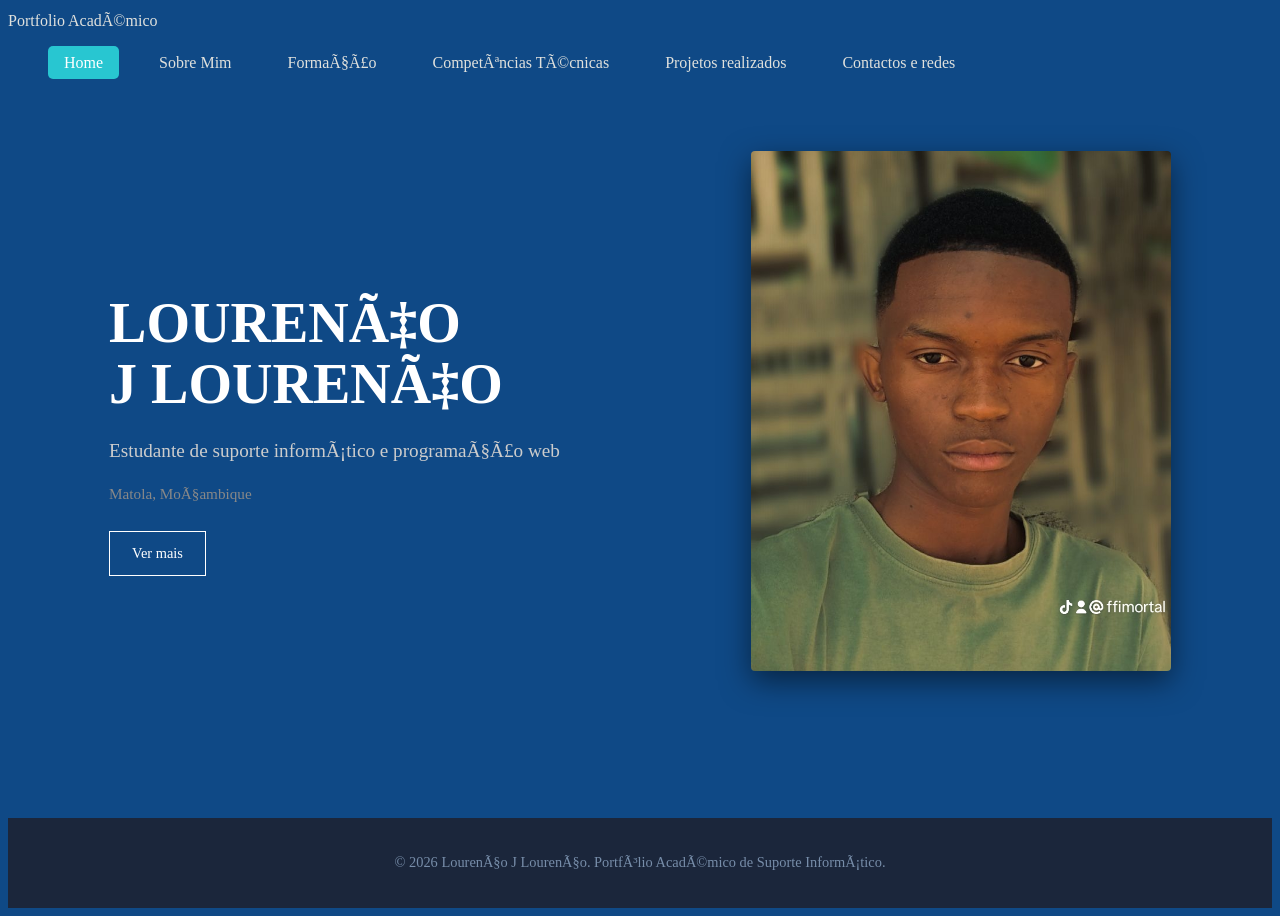
<file: index.html>
<!DOCTYPE html>
<html lang=”pt”>
<head>
    <meta charset=”UTF-8”>
    <meta name="viewport" content="width=device-width, initial-scale=1.0">
    <title>Início | Lourenço J Lourenço</title>
    <link rel="stylesheet" href="style.css">
</head>
<body>

    <!—MENU DE NAVEGAÇÃO 
    <header class=”header”>
        <div class=”logo”><span>Portfolio </span>Académico </div>
        <nav class="nav-menu">
            <ul>
                <li><a href="index.html"class="active">Home</a></li>
                <li><a href="sobremim.html.html">Sobre Mim</a></li>
                <li><a href="formacao.html">Formação</a></li>
                <li><a href="competencias.html">Competências Técnicas</a></li>
                <li><a href="projetos.html">Projetos realizados</a></li>
                <li><a href="contacto.html">Contactos e redes</a></li>
            </ul>
        </nav>
    </header>
    <main class="main-container">
    <section class="hero-section">
      <!-- Lado Esquerdo: Textos e Botão -->
      <div class="hero-text">
        <h1 class="hero-name">LOURENÇO<br>J LOURENÇO</h1>
        <p class="hero-subtitle">Estudante de suporte informático e programação web</p>
        <p class="hero-location">Matola, Moçambique</p>
        <a href="sobremim.html.html" class="btn-ver-mais">Ver mais</a>
      </div>

      <!-- Lado Direito: Foto Retangular -->
      <div class="hero-photo-container">
        <img src="ft.jpeg" alt="Foto do Lourenço J Lourenço" class="hero-photo">
      </div>
    </section>
  </main>

    <footer class="footer">
        <p>&copy; 2026 Lourenço J Lourenço. Portfólio Académico de Suporte Informático.</p>
    </footer>

</body>
</html>
</file>
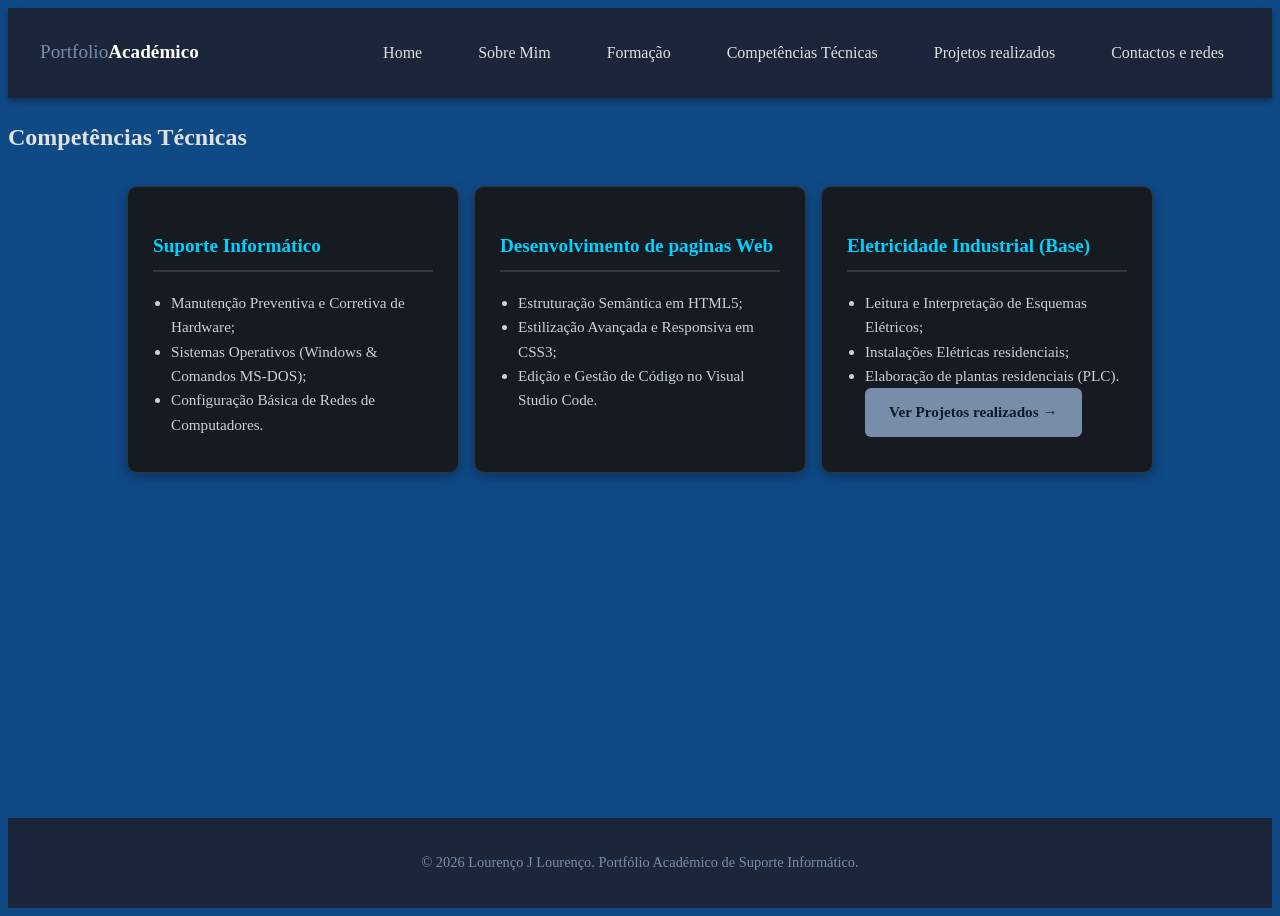
<file: competencias.html>
<!DOCTYPE html>
<html lang="PT">
<head>
    <meta charset="UTF-8">
    <meta name="viewport" content="width=device-width, initial-scale=1.0">
    <title>Competências | Lourenço J Lourenço</title>
    <link rel="stylesheet" href="style.css">
</head>
<body>

    <header class="header">
        <div class="logo"><span>Portfolio</span>Académico</div>
        <nav class="nav-menu">
            <ul>
                <li><a href="index.html">Home</a></li>
                <li><a href="sobremim.html.html">Sobre Mim</a></li>
                 <li><a href="formacao.html">Formação</a></li>
                <li><a href="competencias.html"class=”active”>Competências Técnicas</a></li>
                <li><a href="projetos.html">Projetos realizados</a></li>
                <li><a href="contacto.html">Contactos e redes</a></li>
            </ul>
        </nav>
    </header>

    <main class="main-container">
        <section class="cards-container">
            <h1 class="page-title">Competências Técnicas</h1>
            
            <div class="grid-skills">
                <div class="skill-card">
                    <h3>Suporte Informático</h3>
                    <ul>
                        <li>Manutenção Preventiva e Corretiva de Hardware;</li>
                        <li>Sistemas Operativos (Windows & Comandos MS-DOS);</li>
                        <li>Configuração Básica de Redes de Computadores.</li>
                    </ul>
                </div>
                
                <div class="skill-card">
                    <h3>Desenvolvimento de paginas Web</h3>
                    <ul>
                        <li>Estruturação Semântica em HTML5;</li>
                        <li>Estilização Avançada e Responsiva em CSS3;</li>
                        <li>Edição e Gestão de Código no Visual Studio Code.</li>
                   
                    </ul>
                </div>
                
                <div class="skill-card">
                    <h3>Eletricidade Industrial (Base)</h3>
                    <ul>
                        <li>Leitura e Interpretação de Esquemas Elétricos;</li>
                        <li>Instalações Elétricas residenciais; </li>
                        <li>Elaboração de plantas residenciais (PLC).</li>
                        <a href="projetos.html" class="btn btn-primary">Ver Projetos realizados &rarr;</a>
                    
                    </ul>
                    </div>
            </div>
        </section>
    </main>

    <footer class="footer">
        <p>&copy; 2026 Lourenço J Lourenço. Portfólio Académico de Suporte Informático.</p>
    </footer>

</body>
</html>
</file>
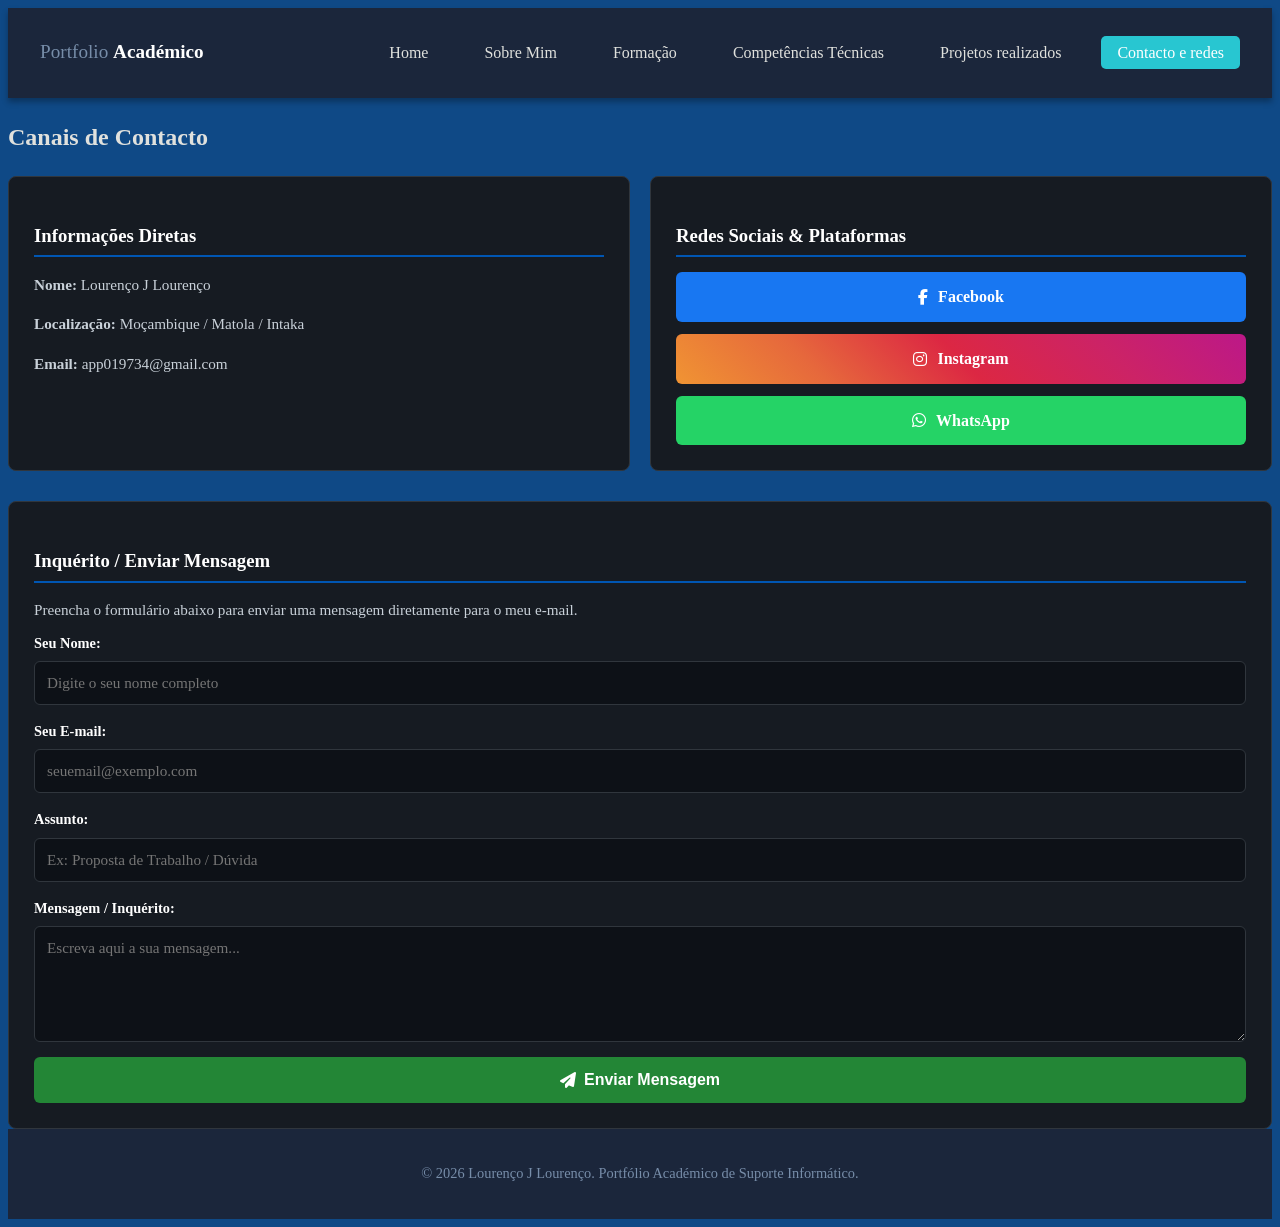
<file: contacto.html>
<!DOCTYPE html>
<html lang="pt">
<head>
    <meta charset="UTF-8">
    <meta name="viewport" content="width=device-width, initial-scale=1.0">
    <title>Contacto | Lourenço J Lourenço</title>
    <link rel="stylesheet" href="style.css">
    <link rel="stylesheet" href="https://cdnjs.cloudflare.com/ajax/libs/font-awesome/6.4.0/css/all.min.css">
</head>
<body>

    <header class="header">
        <div class="logo"><span>Portfolio </span>Académico</div>
        <nav class="nav-menu">
            <ul>
                <li><a href="index.html">Home</a></li>
                <li><a href="sobremim.html.html">Sobre Mim</a></li>
                <li><a href="formacao.html">Formação</li></a>
                <li><a href="competencias.html">Competências Técnicas</a></li>
                <li><a href="projetos.html">Projetos realizados</a></li>
                <li><a href="contacto.html" class="active">Contacto e redes</a></li>
            </ul>
        </nav>
    </header>

    <main class="main-container">
  <section class="section">
    <h1 class="page-title">Canais de Contacto</h1>

    <div class="contact-wrapper">
      
      <!-- CARTÃO 1: INFORMAÇÕES DIRETAS -->
      <div class="contact-card">
        <h3>Informações Diretas</h3>
        <p><strong>Nome:</strong> Lourenço J Lourenço</p>
        <p><strong>Localização:</strong> Moçambique / Matola / Intaka</p>
        <p><strong>Email:</strong> app019734@gmail.com</p>
      </div>

      <!-- CARTÃO 2: REDES SOCIAIS -->
      <div class="contact-card">
        <h3>Redes Sociais & Plataformas</h3>
        <div class="social-buttons">
          <a href="https://www.facebook.com/profile.php?id=61557386213361" target="_blank" class="btn-social btn-facebook">
            <i class="fa-brands fa-facebook-f"></i> Facebook
          </a>
          
          <a href="https://www.instagram.com/peleves3?stkn=cHFyMDdxbZBnbR1" target="_blank" class="btn-social btn-instagram">
            <i class="fa-brands fa-instagram"></i> Instagram
          </a>
          
          <a href="https://wa.me/258857127297" target="_blank" class="btn-social btn-whatsapp">
            <i class="fa-brands fa-whatsapp"></i> WhatsApp
          </a>
        </div>
      </div>

    </div>

    <!-- INQUÉRITO / FORMULÁRIO DE CONTACTO PARA O E-MAIL -->
    <div class="contact-card form-card">
      <h3>Inquérito / Enviar Mensagem</h3>
      <p class="form-description">Preencha o formulário abaixo para enviar uma mensagem diretamente para o meu e-mail.</p>
      
      <!-- Usamos o serviço gratuito FormSubmit para processar e enviar para o seu e-mail -->
      <form action="https://formsubmit.co/app019734@gmail.com" method="POST" class="contact-form">
        
        <!-- Campo Nome -->
        <div class="form-group">
          <label for="nome">Seu Nome:</label>
          <input type="text" id="nome" name="nome" placeholder="Digite o seu nome completo" required>
        </div>

        <!-- Campo E-mail do remetente -->
        <div class="form-group">
          <label for="email">Seu E-mail:</label>
          <input type="email" id="email" name="email" placeholder="seuemail@exemplo.com" required>
        </div>

        <!-- Campo Assunto -->
        <div class="form-group">
          <label for="assunto">Assunto:</label>
          <input type="text" id="assunto" name="assunto" placeholder="Ex: Proposta de Trabalho / Dúvida" required>
        </div>

        <!-- Campo Mensagem -->
        <div class="form-group">
          <label for="mensagem">Mensagem / Inquérito:</label>
          <textarea id="mensagem" name="mensagem" rows="5" placeholder="Escreva aqui a sua mensagem..." required></textarea>
        </div>

        <!-- Configuração para evitar Spam e redirecionar -->
        <input type="hidden" name="_captcha" value="false">
        <input type="hidden" name="_template" value="table">

        <!-- Botão de Envio -->
        <button type="submit" class="btn-submit">
          <i class="fa-solid fa-paper-plane"></i> Enviar Mensagem
        </button>
      </form>
    </div>

  </section>
</main>
    <footer class="footer">
        <p>&copy; 2026 Lourenço J Lourenço. Portfólio Académico de Suporte Informático.</p>
    </footer>

</body>
</html>
</file>
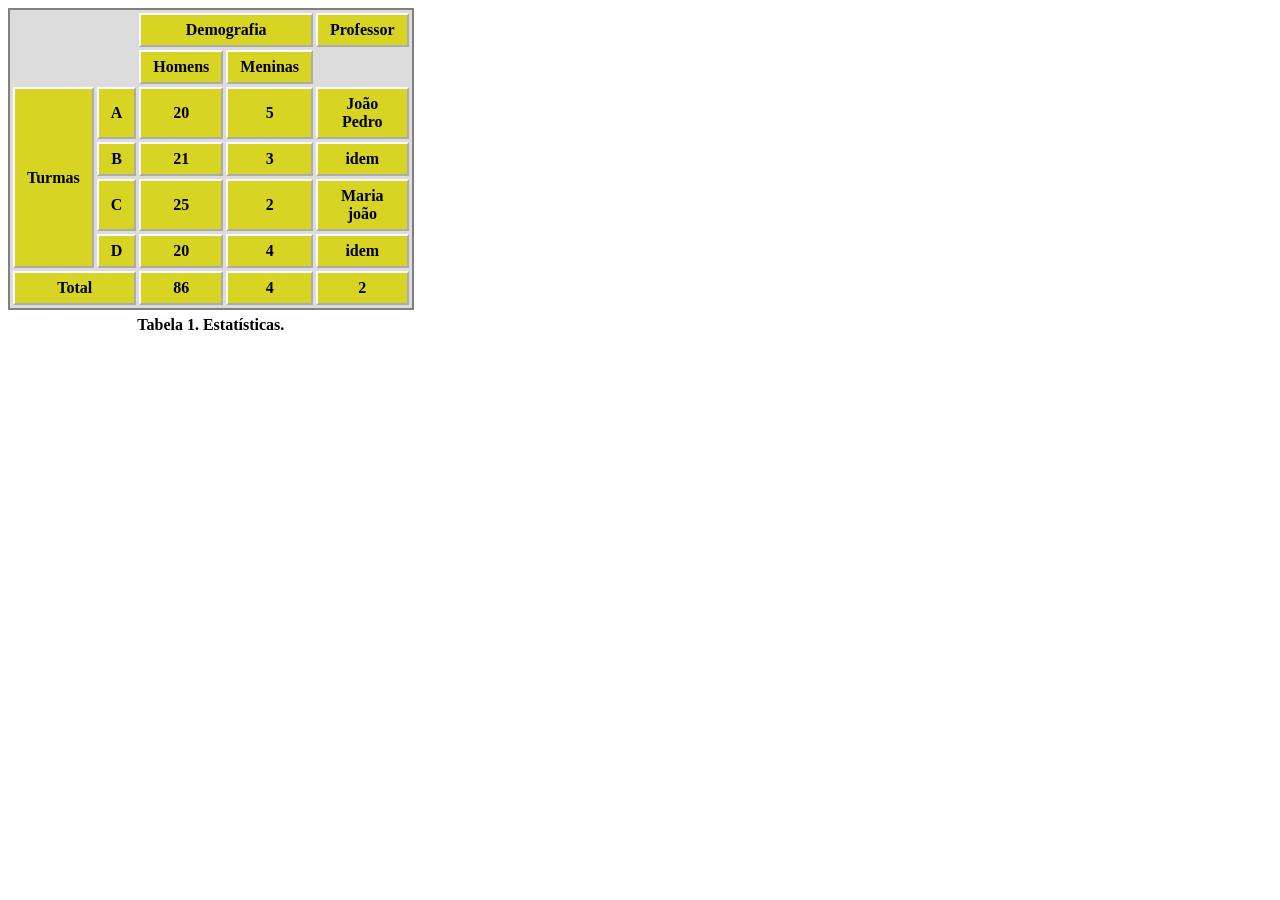
<file: Ex 7.html>
<!DOCTYPE html>
<html lang="pt">
<head>
    <meta charset="UTF-8">
    <title>Exercício nº 8 - Netscape</title>
    <style>
        table {
            border-collapse: separate;
            border-spacing: 3px;
            background-color: #dcdcdc; /* Fundo cinza das bordas */
            border: 2px solid #808080;
            font-family: "Times New Roman", serif;
            font-weight: bold;
            text-align: center;
        }

        td, th {
            background-color: #d8d424; /* Amarelo da tabela */
            border: 2px outset #ffffff;
            padding: 6px 12px;
            color: #000000;
        }

        caption {
            caption-side: bottom;
            margin-top: 6px;
            font-family: "Times New Roman", serif;
            color: #000000;
        }
    </style>
</head>
<body>

    <table>
        <!-- 1. Linha do Topo: Demografia e Professor -->
        <tr>
            <td colspan="2" style="background-color: transparent; border: none;"></td>
            <th colspan="2">Demografia</th>
            <th>Professor</th>
        </tr>

        <!-- 2. Linha dos Cabeçalhos: Homens e Meninas -->
        <tr>
            <td colspan="2" style="background-color: transparent; border: none;"></td>
            <th>Homens</th>
            <th>Meninas</th>
            <td rowspan="1" style="display:none;"></td> <!-- Ajuste de estrutura -->
        </tr>

        <!-- 3. Turma A -->
        <tr>
            <td rowspan="4">Turmas</td>
            <td>A</td>
            <td>20</td>
            <td>5</td>
            <td>João<br>Pedro</td>
        </tr>

        <!-- 4. Turma B -->
        <tr>
            <td>B</td>
            <td>21</td>
            <td>3</td>
            <td>idem</td>
        </tr>

        <!-- 5. Turma C -->
        <tr>
            <td>C</td>
            <td>25</td>
            <td>2</td>
            <td>Maria<br>joão</td>
        </tr>

        <!-- 6. Turma D -->
        <tr>
            <td>D</td>
            <td>20</td>
            <td>4</td>
            <td>idem</td>
        </tr>

        <!-- 7. Linha do Total -->
        <tr>
            <td colspan="2">Total</td>
            <td>86</td>
            <td>4</td>
            <td>2</td>
        </tr>

        <caption>Tabela 1. Estatísticas.</caption>
    </table>

</body>
</html>
</file>
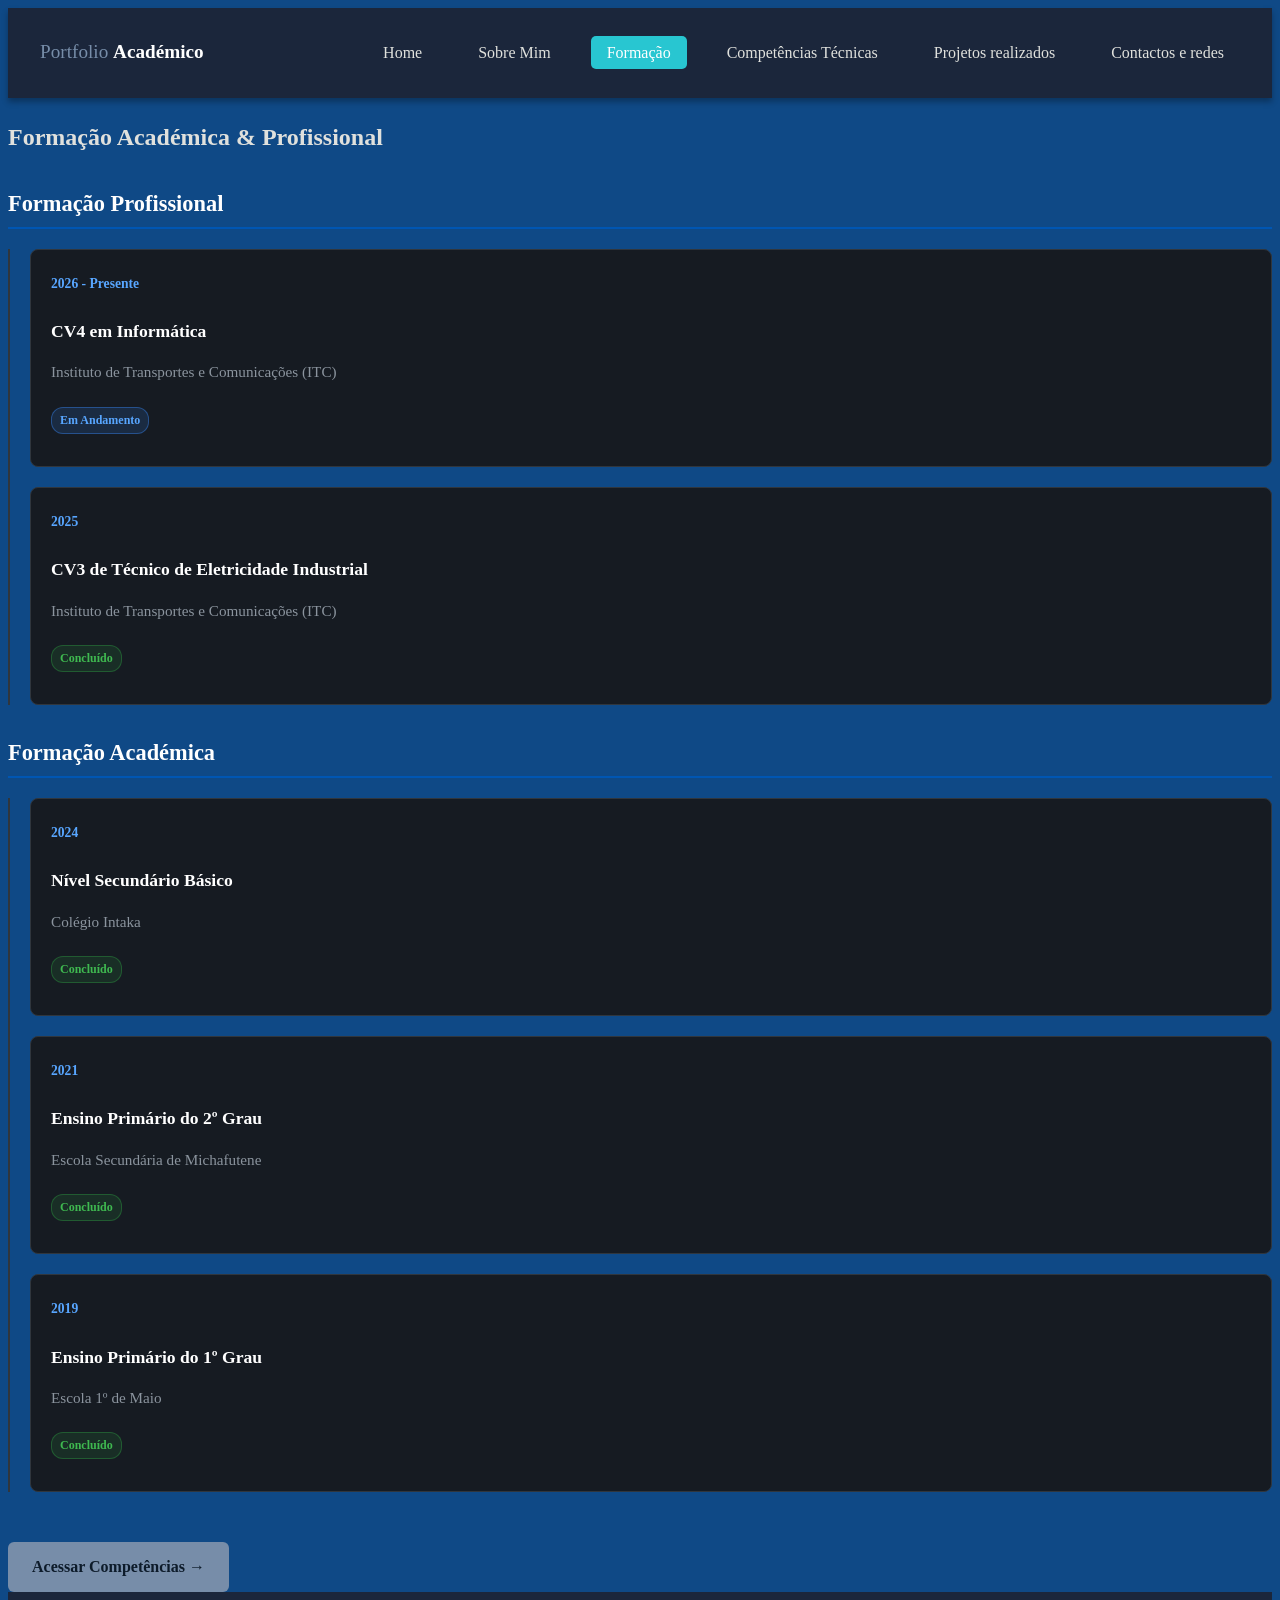
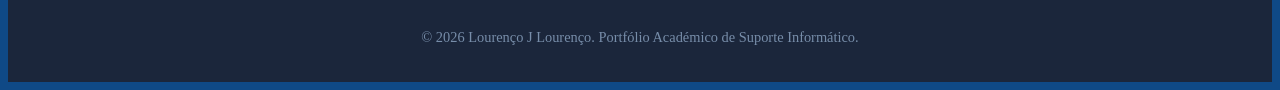
<file: formacao.html>
<!DOCTYPE html>
<html lang="pt">
<head>
    <meta charset="UTF-8">
    <meta name="viewport" content="width=device-width, initial-scale=1.0">
    <title>Início | Lourenço J Lourenço</title>
    <link rel="stylesheet" href="style.css">
</head>
<body>

    <!--MENU DE NAVEÇÃO--> 
    <header class="header">
        <div class="logo"><span>Portfolio </span>Académico</div>
        <nav class="nav-menu">
            <ul>
                <li><a href="Inicio.html">Home</a></li>
                <li><a href="index.html">Sobre Mim</a></li>
                <li><a href="formacao.html"class="active">Formação</a></li>
                <li><a href="competencias.html">Competências Técnicas</a></li>
                <li><a href="projetos.html">Projetos realizados</a></li>
                <li><a href="contacto.html">Contactos e redes</a></li>
            </ul>
        </nav>
    </header>
    <main class="main-container">
  <section class="section">
    <h1 class="page-title">Formação Académica & Profissional</h1>

    <!—SECÇÃO 1: FORMAÇÃO PROFISSIONAL 
    <div class="education-block">
      <h2 class="category-title"><I class="fa-solid fa-briefcase"></i> Formação Profissional</h2>
      
      <div class="timeline">
        <article class="timeline-item">
          <span class="timeline-year">2026 - Presente</span>
          <div class="timeline-content">
            <h3>CV4 em Informática</h3>
            <p class="institution">Instituto de Transportes e Comunicações (ITC)</p>
            <p class="status-badge">Em Andamento</p>
          </div>
        </article>

        <article class="timeline-item">
          <span class="timeline-year">2025</span>
          <div class="timeline-content">
            <h3>CV3 de Técnico de Eletricidade Industrial</h3>
            <p class="institution">Instituto de Transportes e Comunicações (ITC)</p>
            <p class="status-badge completed">Concluído</p>
          </div>
        </article>
      </div>
    </div>

    <!—SECÇÃO 2: FORMAÇÃO ACADÉMICA 
    <div class="education-block">
      <h2 class="category-title"><I class="fa-solid fa-graduation-cap"></i> Formação Académica</h2>
      
      <div class="timeline">
        <article class="timeline-item">
          <span class="timeline-year">2024</span>
          <div class="timeline-content">
            <h3>Nível Secundário Básico</h3>
            <p class="institution">Colégio Intaka</p>
            <p class="status-badge completed">Concluído</p>
          </div>
        </article>

        <article class="timeline-item">
          <span class="timeline-year">2021</span>
          <div class="timeline-content">
            <h3>Ensino Primário do 2º Grau</h3>
            <p class="institution">Escola Secundária de Michafutene</p>
            <p class="status-badge completed">Concluído</p>
          </div>
        </article>

        <article class="timeline-item">
          <span class="timeline-year">2019</span>
          <div class="timeline-content">
            <h3>Ensino Primário do 1º Grau</h3>
            <p class="institution">Escola 1º de Maio</p>
            <p class="status-badge completed">Concluído</p>
          </div>
        </article>
      </div>
    </div>

  </section>
</main>

 <a href="competencias.html" class="btn btn-primary" style="margin-top: 50px;">Acessar Competências  &rarr;</a>
  <footer class="footer">
        <p>&copy; 2026 Lourenço J Lourenço. Portfólio Académico de Suporte Informático.</p>
    </footer>

</body>
</html>
</file>
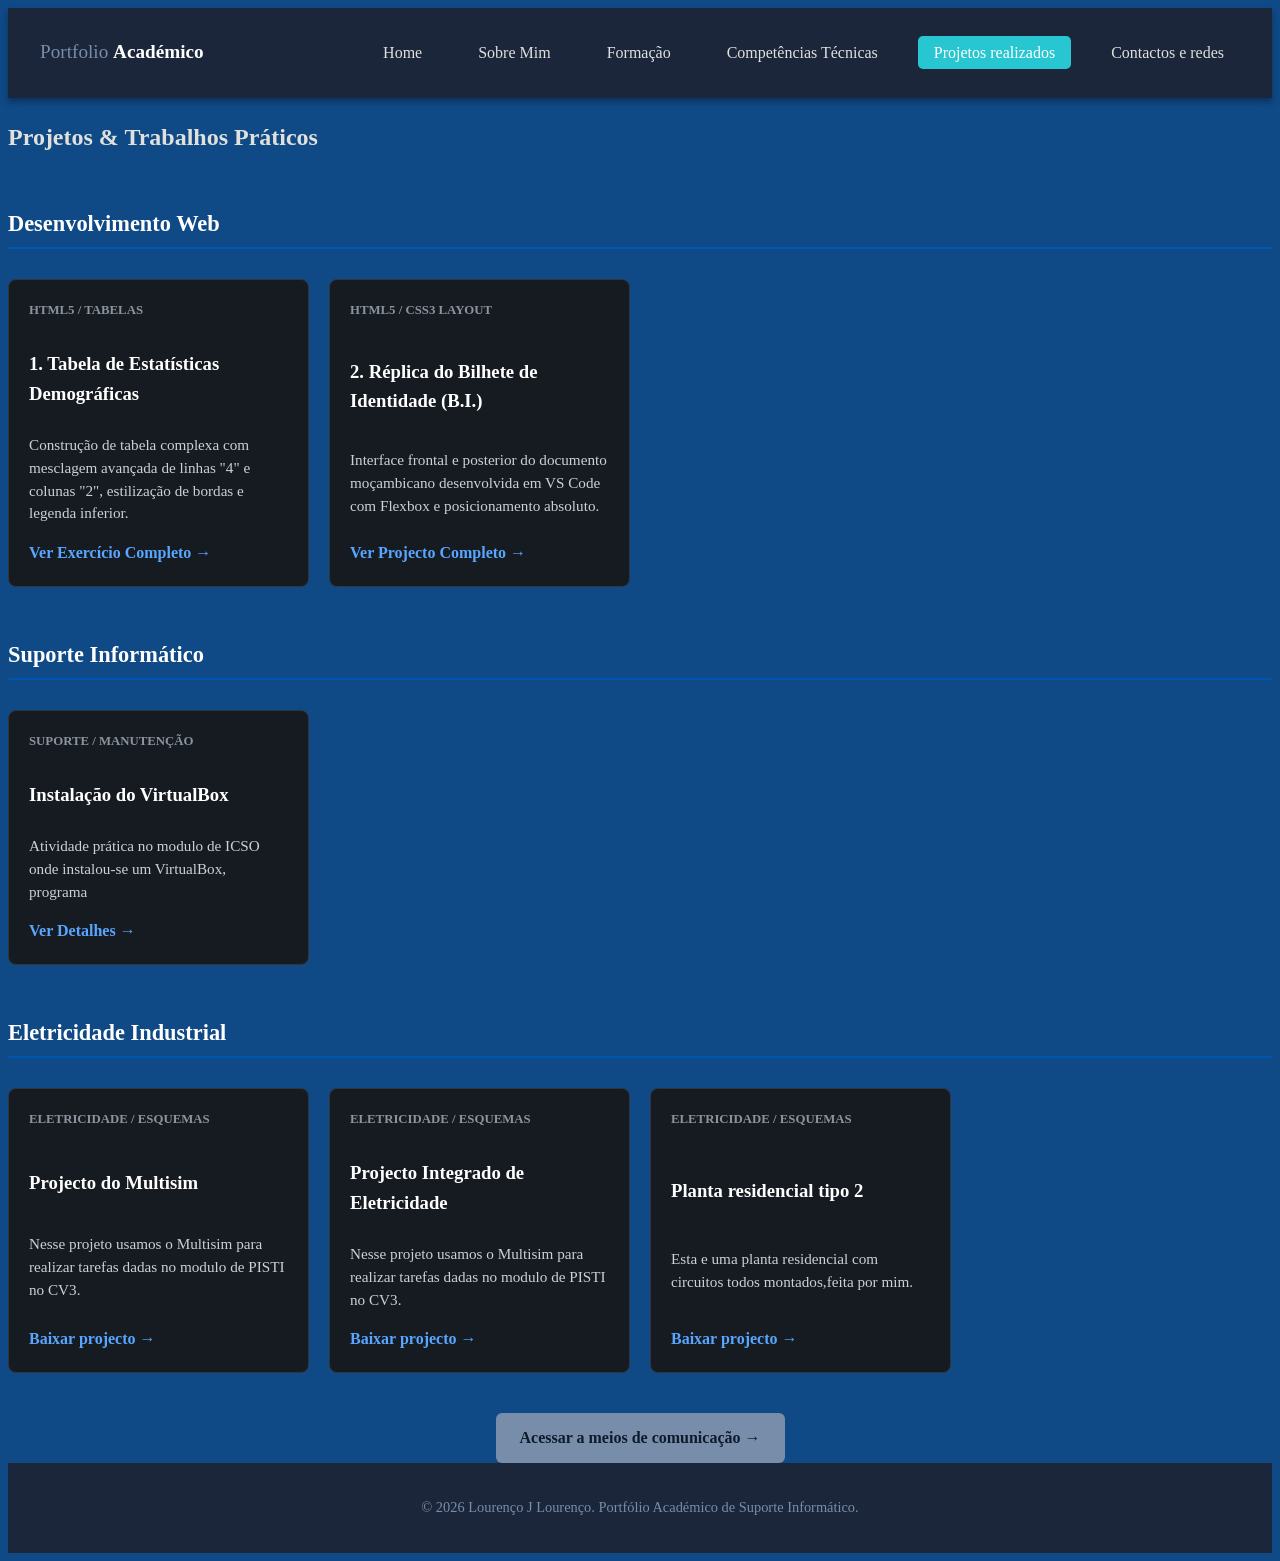
<file: projetos.html>
<!DOCTYPE html>
<html lang="pt">
<head>
    <meta charset="UTF-8">
    <meta name="viewport" content="width=device-width, initial-scale=1.0">
    <title>Projetos | Lourenço J Lourenço</title>
    <link rel="stylesheet" href="style.css">
</head>
<body>

    <header class="header">
        <div class="logo"><span> Portfolio </span>Académico</div>
        <nav class="nav-menu">
            <ul>
                <li><a href="index.html">Home</a></li>
                <li><a href="sobremim.html.html">Sobre Mim</a></li>
                <li><a href="formacao.html">Formação</a></li>
                <li><a href="competencias.html">Competências Técnicas</a></li>
                <li><a href="projetos.html" class="active">Projetos realizados</a></li>
                <li><a href="contacto.html">Contactos e redes</a></li>
            </ul>
        </nav>
    </header>
<main class="main-container">
  <section class="section">
    <h1 class="page-title">Projetos & Trabalhos Práticos</h1>

    <div class="grid-projects">
      
      <!-- CATEGORIA 1: DESENVOLVIMENTO WEB -->
      <h2 class="category-title">Desenvolvimento Web</h2>

      <article class="project-card">
        <span class="tech-tag">HTML5 / Tabelas</span>
        <h3>1. Tabela de Estatísticas Demográficas</h3>
        <p>Construção de tabela complexa com mesclagem avançada de linhas "4" e colunas "2", estilização de bordas e legenda inferior.</p>
        <a href="Ex 7.html" target="_blank" class="btn-link">Ver Exercício Completo &rarr;</a>
      </article>

      <article class="project-card">
        <span class="tech-tag">HTML5 / CSS3 Layout</span>
        <h3>2. Réplica do Bilhete de Identidade (B.I.)</h3>
        <p>Interface frontal e posterior do documento moçambicano desenvolvida em VS Code com Flexbox e posicionamento absoluto.</p>
        <a href="bi.html.html" target="_blank" class="btn-link">Ver Projecto Completo &rarr;</a>
      </article>

      <!-- CATEGORIA 2: SUPORTE INFORMÁTICO -->
      <h2 class="category-title">Suporte Informático</h2>

      <article class="project-card">
        <span class="tech-tag">Suporte / Manutenção</span>
        <h3>Instalação do VirtualBox</h3>
        <p>Atividade prática no modulo de ICSO onde instalou-se um VirtualBox, programa  </p>
        <a href="ICSO virtual box.docx" class="btn-link">Ver Detalhes &rarr;</a>
      </article>


      <!-- CATEGORIA 3: ELETRICIDADE INDUSTRIAL -->
      <h2 class="category-title">Eletricidade Industrial</h2>

      <article class="project-card">
        <span class="tech-tag">Eletricidade / Esquemas</span>
        <h3>Projecto do Multisim</h3>
        <p>Nesse projeto usamos o Multisim para realizar tarefas dadas no modulo de PISTI no CV3.</p>
        <a href="Multisim PISTI actual-1111.docx" target="_blank" class="btn-link">Baixar projecto &rarr;</a>
      </article>

      <article class="project-card">
        <span class="tech-tag">Eletricidade / Esquemas</span>
        <h3>Projecto Integrado de Eletricidade</h3>
        <p>Nesse projeto usamos o Multisim para realizar tarefas dadas no modulo de PISTI no CV3.</p>
        <a href="Projecto integrado.docx" target="_blank" class="btn-link">Baixar projecto &rarr;</a>
      </article>

      <article class="project-card">
        <span class="tech-tag">Eletricidade / Esquemas</span>
        <h3>Planta residencial tipo 2</h3>
        <p>Esta e uma planta residencial com circuitos todos montados,feita por mim.</p>
        <a href="CIrcuito geral.sxe" target="_blank" class="btn-link">Baixar projecto &rarr;</a>
      </article>

    </div>

    <div class="action-container">
      <a href="contacto.html" class="btn btn-primary">Acessar a meios de comunicação &rarr;</a>
    </div>
  </section>
</main>
   

    <footer class="footer">
        <p>&copy; 2026 Lourenço J Lourenço. Portfólio Académico de Suporte Informático.</p>
    </footer>

</body>
</html>
</file>
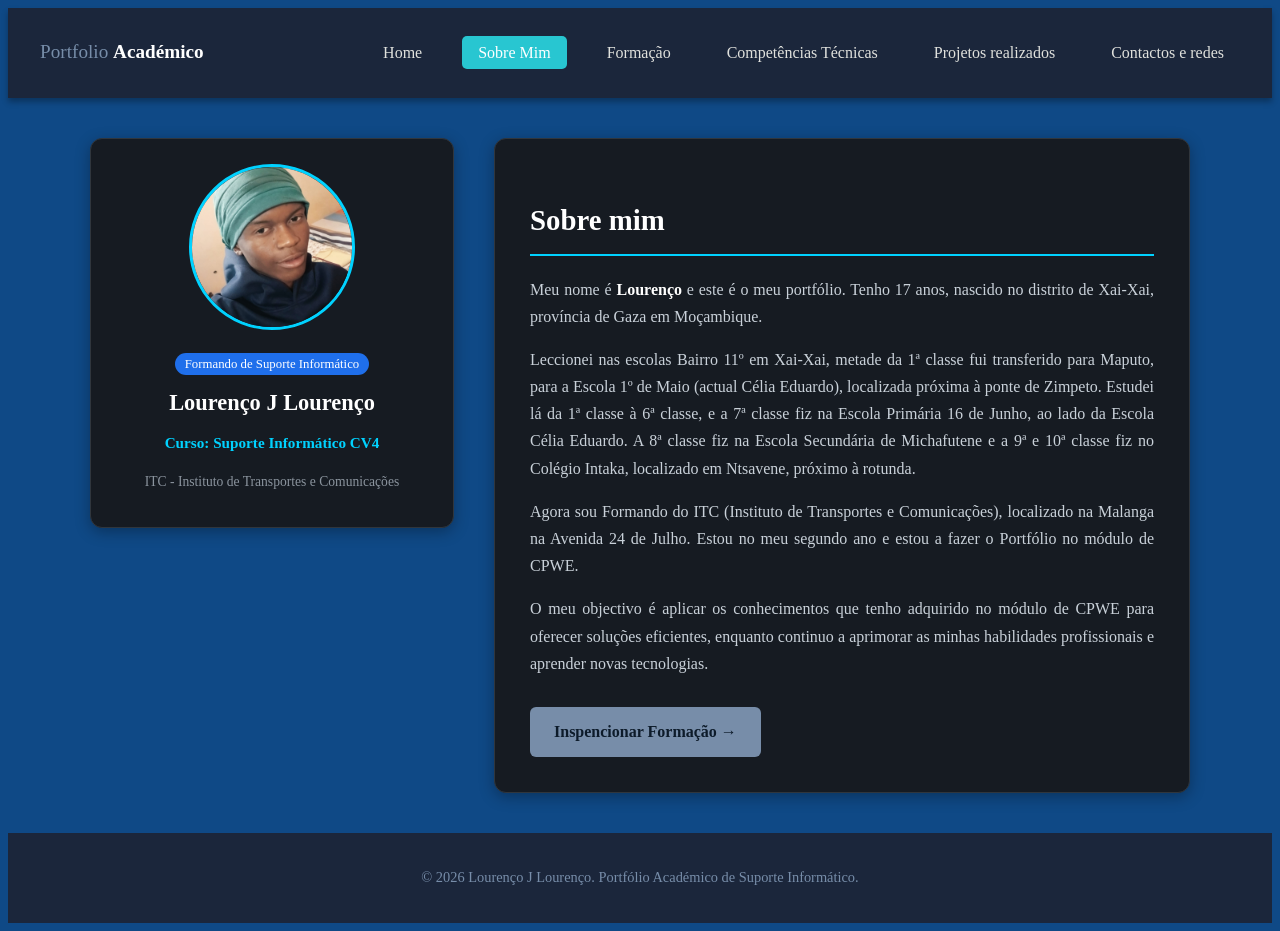
<file: sobremim.html.html>
<!DOCTYPE html>
<html lang="pt">
<head>
    <meta charset="UTF-8">
    <meta name="viewport" content="width=device-width, initial-scale=1.0">
    <title>Início | Lourenço J Lourenço</title>
    <link rel="stylesheet" href="style.css">
</head>
<body>

    <!--MENU DE NAVEÇÃO--> 
    <header class="header">
        <div class="logo"><span>Portfolio </span>Académico</div>
        <nav class="nav-menu">
            <ul>
                <li><a href="index.html">Home</a></li>
                <li><a href="sobremim.html.html"class="active">Sobre Mim</a></li>
                <li><a href="formacao.html">Formação</a></li>
                <li><a href="competencias.html">Competências Técnicas</a></li>
                <li><a href="projetos.html">Projetos realizados</a></li>
                <li><a href="contacto.html">Contactos e redes</a></li>
            </ul>
        </nav>
    </header>

    <main class="main-container">
  <section class="about-page-container">
    
    <!-- COLUNA DA ESQUERDA: Foto e resumo rápido -->
    <div class="about-sidebar">
      <div class="about-photo-card">
        <img src="foto.jpg" alt="Lourenço J Lourenço" class="about-photo">
      </div>
      <div class="about-quick-info">
        <span class="badge">Formando de Suporte Informático</span>
        <h2>Lourenço J Lourenço</h2>
        <p class="course-title">Curso: Suporte Informático CV4</p>
        <p class="institution">ITC - Instituto de Transportes e Comunicações</p>
      </div>
    </div>

    <!-- COLUNA DA DIREITA: Cartão com a Biografia Longa -->
    <div class="about-content-card">
      <h2 class="section-title">Sobre mim</h2>
      <div class="bio-text">
        <p>
          Meu nome é <strong>Lourenço</strong> e este é o meu portfólio. Tenho 17 anos, nascido no distrito de Xai-Xai, província de Gaza em Moçambique.
        </p>
        <p>
          Leccionei nas escolas Bairro 11º em Xai-Xai, metade da 1ª classe fui transferido para Maputo, para a Escola 1º de Maio (actual Célia Eduardo), localizada próxima à ponte de Zimpeto. Estudei lá da 1ª classe à 6ª classe, e a 7ª classe fiz na Escola Primária 16 de Junho, ao lado da Escola Célia Eduardo. A 8ª classe fiz na Escola Secundária de Michafutene e a 9ª e 10ª classe fiz no Colégio Intaka, localizado em Ntsavene, próximo à rotunda.
        </p>
        <p>
          Agora sou Formando do ITC (Instituto de Transportes e Comunicações), localizado na Malanga na Avenida 24 de Julho. Estou no meu segundo ano e estou a fazer o Portfólio no módulo de CPWE.
        </p>
        <p>
          O meu objectivo é aplicar os conhecimentos que tenho adquirido no módulo de CPWE para oferecer soluções eficientes, enquanto continuo a aprimorar as minhas habilidades profissionais e aprender novas tecnologias.
        </p>
      </div>

      <div class="about-actions">
        <a href="formacao.html" class="btn btn-primary">Inspencionar Formação &rarr;</a>
      </div>
    </div>

  </section>
</main>

    <footer class="footer">
        <p>&copy; 2026 Lourenço J Lourenço. Portfólio Académico de Suporte Informático.</p>
    </footer>

</body>
</html>
</file>
<file: style.css>
/* RESET BÁSICO */
{
    Margin: 0;
    Padding: 0;
    Box-sizing: border-box;
    Font-family: ‘Segoe UI’, Tahoma, Geneva, Verdana, sans-serif;
}

Body {
    Background-color: #0f4986;
    Color: #e0e1dd;
    Line-height: 1.6;
    Display: flex;
    Flex-direction: column;
    Min-height: 100vh;
}

/* CABEÇALHO E MENU */
.header {
    Background-color: #1b263b;
    Padding: 1rem 2rem;
    Display: flex;
    Justify-content: space-between;
    Align-items: center;
    Box-shadow: 0 4px 6px rgba(0,0,0,0.3);
}

.logo {
    Font-size: 1.2rem;
    Font-weight: bold;
    Color: #ffffff;
}

.logo span {
    Color: #778da9;
    Font-weight: normal;
}

.nav-menu ul {
    Display: flex;
    List-style: none;
    Gap: 1.5rem;
}

.nav-menu a {
    Color: #e0e1dd;
    Text-decoration: none;
    Font-weight: 500;
    Padding: 0.5rem 1rem;
    Border-radius: 5px;
    Transition: background 0.3s;
}

.nav-menu a:hover, .nav-menu a.active {
    Background-color: #28c6d1;
    Color: #ffffff;
}





.profile-photo {
    Width: 180px;
    Height: 180px;
    Border-radius: 50%;
    Background-color: #415a77;
    Display: flex;
    Justify-content: center;
    Align-items: center;
    Overflow: hidden;
    Border: 3px solid #778da9;
    Flex-shrink: 0;
}

.profile-photo img {
    Width: 100%;
    Height: 100%;
    Object-fit: cover;
}

.profile-details {
    Display: flex;
    Flex-direction: column;
    Gap: 0.8rem;
}

.badge {
    Background-color: #415a77;
    Color: #e0e1dd;
    Padding: 0.3rem 0.8rem;
    Border-radius: 20px;
    Font-size: 0.85rem;
    Width: fit-content;
}

.profile-details h1 {
    Font-size: 2rem;
    Color: #ffffff;
}

.curso-info {
    Color: #778da9;
}

.bio {
    Margin-bottom: 0.5rem;
}

/* BOTÕES */
.btn {
    Display: inline-block;
    Padding: 0.75rem 1.5rem;
    Border-radius: 6px;
    Text-decoration: none;
    Font-weight: bold;
    Width: fit-content;
    Transition: transform 0.2s, background 0.3s;
}

.btn-primary {
    Background-color: #778da9;
    Color: #0d1b2a;
}

.btn-primary:hover {
    Background-color: #e0e1dd;
    Transform: translateY(-2px);
}

/* RODAPÉ */
.footer {
    Background-color: #1b263b;
    Text-align: center;
    Padding: 1.2rem;
    Margin-top: auto;
    Font-size: 0.9rem;
    Color: #778da9;
}

.profile-photo {
    Width: 180px;          /* Ajusta a largura da foto (podes aumentar ou diminuir este valor) */
    Height: 180px;         /* Mantém igual à largura para ser um quadrado perfeito */
    Border-radius: 50%;    /* Faz a foto ficar redonda */
    Overflow: hidden;      /* Corta qualquer parte da imagem que saia fora do círculo */
    Flex-shrink: 0;        /* Impede que a foto seja esmagada no ecra */
    Border: 4px solid #00d2ff; /* Opcional: moldura ao redor da foto */
    margin: 0 auto 15px auto;/*Centraliza a foto*/
}
.profile-photo img {
    Width: 100%;
    Height: 100%;
    Object-fit: cover;     /* Ajusta a imagem sem esticar nem deformar */
}
.home-photo {
    Width: 170px; /*Aumenta a largura da foto*/
    height: 170px; /*Aumenta a altura da foto*/
    max-width: 180px !important;
    max-height: 180px !important;
    border-radius:50%; /*Deixa a foto redonda*/
    overflow: hidden; /*Corta qualquer sobra da imagem*/
    border: 4px solid #00d2ff; /*Cria borda azul elegante*/
    box-shadow: 0 4px 15px rgb(8, 127, 206); /*Adiciona uma sombra suave*/
    margin: 0 auto 30px auto; /*Centraliza a foto*/
    }
.home-photo img {
    width: 100% !important;
    height: 100% !important;
    object-fit: cover !important;/*Enquadra a foto perfeitamente*/
    object-position: center 15% !important;/*Foca no meu rosto*/
    display: block !important;
    }
    /*Organizacao dos cartoe*/
.grid-skills {
    display: flex;
    flex-wrap: wrap; /*Quebra linhas e transforma em telas menores */
    gap: 30px 15px; /*Espaço entre os cartoes*/
    justify-content: center ; /*Centraliza os cartoes*/
    margin-top: 30px;
    }
    /*Cada cartao separado*/
.skill-card {
    background-color: #161b22;/*cor do fundo do cartao*/
    border:1px solid #30363d;/*Borda n muito visivel*/
    border-radius: 10px; /* pontas redondas dos cartoes*/ 
    padding:25px; /*space interno*/
    width: 280px;/* largura do card*/
    box-shadow: 0 4px 12px rgba(0,0,0,0.3);/*Cria sombra*/
    transition: transform 0.3s ease, border-color 0.3 ease;
}
/*Efeito do mouse*/
.skill-card:hover {
    transform: translateY(-6px);
    border-color:#00d2ff;/*cria bordas azuis ao passar o mouse*/
}
/*Titulos*/
.skill-card h3{
    color:#00d2ff;
    font-size: 1.2rem;
    margin: bottom 15px;
    border-bottom: 2px solid #30363d;
    padding-bottom: 8px;
}
/*A lista nos cartoes*/
.skill-card ul{
    color: #c9d1d9;
    margin-bottom:10px;
    font-size:0.95rem;
    position: relative;
    padding-left: 18px;
}
.about-me-section {
    max-width: 800px;
    margin: 30px auto;
    padding: 25px;
    background-color: #ffffff; /* Ou a cor de fundo do seu tema */
    border-radius: 10px;
    box-shadow: 0 4px 10px rgba(0, 0, 0, 0.1);
    color: #333333;
}

.about-me-section h2 {
    font-size: 1.8rem;
    margin-bottom: 15px;
    color: #0056b3; /* Cor dos seus títulos */
    border-bottom: 2px solid #0056b3;
    display: inline-block;
    padding-bottom: 5px;
}

.about-me-section p {
    font-size: 1rem;
    line-height: 1.6;
    margin-bottom: 15px;
    text-align: justify;
}
/* ====================================
   ESTILO DA APRESENTAÇÃO (ESTILO ONORIO)
   ==================================== */

.hero-section {
  display: flex;
  align-items: center;
  justify-content: space-between;
  padding: 60px 8%;
  gap: 40px;
}

/* Lado Esquerdo: Texto */
.hero-text {
  flex: 1;
  max-width: 500px;
}

.hero-name {
  font-size: 3.5rem;
  font-weight: 800;
  line-height: 1.1;
  text-transform: uppercase;
  color: #ffffff;
  margin-bottom: 20px;
}

.hero-subtitle {
  font-size: 1.2rem;
  color: #cccccc;
  margin-bottom: 8px;
}

.hero-location {
  font-size: 0.95rem;
  color: #888888;
  margin-bottom: 25px;
}

.btn-ver-mais {
  display: inline-block;
  padding: 10px 22px;
  border: 1px solid #ffffff;
  color: #ffffff;
  text-decoration: none;
  font-size: 0.9rem;
  transition: all 0.3s ease;
}

.btn-ver-mais:hover {
  background-color: #ffffff;
  color: #000000;
}

/* Lado Direito: Foto Retangular */
.hero-photo-container {
  flex: 1;
  display: flex;
  justify-content: flex-end;
}

.hero-photo {
  width: 100%;
  max-width: 420px;
  height: 520px;
  object-fit: cover;
  border-radius: 4px;
  box-shadow: 0 10px 30px rgba(0, 0, 0, 0.5);
}
/* ====================================
   PÁGINA SOBRE MIM (INDEX.HTML)
   ==================================== */

.about-page-container {
  display: flex;
  gap: 40px;
  max-width: 1100px;
  margin: 40px auto;
  padding: 0 20px;
  align-items: flex-start;
}

/* Coluna da Esquerda */
.about-sidebar {
  flex: 1;
  max-width: 320px;
  background-color: #161b22;
  border: 1px solid #30363d;
  border-radius: 12px;
  padding: 25px;
  text-align: center;
  box-shadow: 0 4px 15px rgba(0, 0, 0, 0.3);
}

.about-photo-card {
  width: 160px;
  height: 160px;
  margin: 0 auto 20px auto;
  border-radius: 50%;
  overflow: hidden;
  border: 3px solid #00d2ff;
}

.about-photo {
  width: 100%;
  height: 100%;
  object-fit: cover;
}

.about-quick-info h2 {
  color: #ffffff;
  font-size: 1.4rem;
  margin: 10px 0;
}

.about-quick-info .badge {
  background-color: #1f6feb;
  color: #ffffff;
  font-size: 0.8rem;
  padding: 4px 10px;
  border-radius: 12px;
}

.about-quick-info .course-title {
  color: #00d2ff;
  font-weight: 600;
  font-size: 0.95rem;
  margin-top: 8px;
}

.about-quick-info .institution {
  color: #8b949e;
  font-size: 0.85rem;
  margin-top: 4px;
}

/* Coluna da Direita (História / Cartão Maior) */
.about-content-card {
  flex: 2;
  background-color: #161b22;
  border: 1px solid #30363d;
  border-radius: 12px;
  padding: 35px;
  box-shadow: 0 4px 15px rgba(0, 0, 0, 0.3);
}

.about-content-card .section-title {
  color: #ffffff;
  font-size: 1.8rem;
  border-bottom: 2px solid #00d2ff;
  padding-bottom: 10px;
  margin-bottom: 20px;
}

.bio-text p {
  color: #c9d1d9;
  line-height: 1.7;
  font-size: 1rem;
  margin-bottom: 15px;
  text-align: justify;
}

.bio-text strong {
  color: #ffffff;
}

.about-actions {
  margin-top: 30px;
}
/* ====================================
   PÁGINA SOBRE MIM (INDEX.HTML)
   ==================================== */

.about-page-container {
  display: flex;
  gap: 40px;
  max-width: 1100px;
  margin: 40px auto;
  padding: 0 20px;
  align-items: flex-start;
}

/* Coluna da Esquerda */
.about-sidebar {
  flex: 1;
  max-width: 320px;
  background-color: #161b22;
  border: 1px solid #30363d;
  border-radius: 12px;
  padding: 25px;
  text-align: center;
  box-shadow: 0 4px 15px rgba(0, 0, 0, 0.3);
}

.about-photo-card {
  width: 160px;
  height: 160px;
  margin: 0 auto 20px auto;
  border-radius: 50%;
  overflow: hidden;
  border: 3px solid #00d2ff;
}

.about-photo {
  width: 100%;
  height: 100%;
  object-fit: cover;
}

.about-quick-info h2 {
  color: #ffffff;
  font-size: 1.4rem;
  margin: 10px 0;
}

.about-quick-info .badge {
  background-color: #1f6feb;
  color: #ffffff;
  font-size: 0.8rem;
  padding: 4px 10px;
  border-radius: 12px;
}

.about-quick-info .course-title {
  color: #00d2ff;
  font-weight: 600;
  font-size: 0.95rem;
  margin-top: 8px;
}

.about-quick-info .institution {
  color: #8b949e;
  font-size: 0.85rem;
  margin-top: 4px;
}

/* Coluna da Direita (História / Cartão Maior) */
.about-content-card {
  flex: 2;
  background-color: #161b22;
  border: 1px solid #30363d;
  border-radius: 12px;
  padding: 35px;
  box-shadow: 0 4px 15px rgba(0, 0, 0, 0.3);
}

.about-content-card .section-title {
  color: #ffffff;
  font-size: 1.8rem;
  border-bottom: 2px solid #00d2ff;
  padding-bottom: 10px;
  margin-bottom: 20px;
}

.bio-text p {
  color: #c9d1d9;
  line-height: 1.7;
  font-size: 1rem;
  margin-bottom: 15px;
  text-align: justify;
}

.bio-text strong {
  color: #ffffff;
}

.about-actions {
  margin-top: 30px;
}
/* Container da Grelha de Projetos */
.grid-projects {
  display: grid;
  grid-template-columns: repeat(auto-fit, minmax(300px, 1fr));
  gap: 20px;
  margin-top: 20px;
}

/* Títulos de Categoria (ocupam a largura toda da grelha) */
.category-title {
  grid-column: 1 / -1;
  color: #ffffff;
  margin-top: 30px;
  margin-bottom: 10px;
  border-bottom: 2px solid #0056b3;
  padding-bottom: 5px;
  font-size: 1.4rem;
}

/* Cartão Individual de Cada Projeto */
.project-card {
  background-color: #161b22;
  border: 1px solid #30363d;
  border-radius: 8px;
  padding: 20px;
  display: flex;
  flex-direction: column;
  justify-content: space-between;
}

.tech-tag {
  color: #8b949e;
  font-size: 0.8rem;
  font-weight: bold;
  text-transform: uppercase;
  margin-bottom: 10px;
}

.project-card h3 {
  color: #ffffff;
  margin-bottom: 10px;
}

.project-card p {
  color: #c9d1d9;
  font-size: 0.95rem;
  line-height: 1.5;
  margin-bottom: 15px;
}

/* Botões/Links dentro dos Cartões */
.btn-link {
  color: #58a6ff;
  text-decoration: none;
  font-weight: bold;
}

.btn-link:hover {
  text-decoration: underline;
}

.action-container {
  text-align: center;
  margin-top: 40px;
}
/* ===================================================
   PÁGINA DE FORMAÇÃO (formacao.html)
   =================================================== */

.education-block {
  Margin-bottom: 40px;
}

/* Linha do tempo / Timeline */
.timeline {
  Display: flex;
  Flex-direction: column;
  Gap: 20px;
  Margin-top: 20px;
  Border-left: 2px solid #30363d;
  Padding-left: 20px;
}

.timeline-item {
  Position: relative;
  Background-color: #161b22;
  Border: 1px solid #30363d;
  Border-radius: 8px;
  Padding: 20px;
  Transition: border-color 0.3s ease;
}

.timeline-item:hover {
  Border-color: #58a6ff;
}

/* Ponto marcador da linha do tempo */
.timeline-item::before {
  Content: ‘’;
  Position: absolute;
  Left: -27px;
  Top: 25px;
  Width: 12px;
  Height: 12px;
  Background-color: #58a6ff;
  Border-radius: 50%;
  Border: 2px solid #0d1117;
}

.timeline-year {
  Display: inline-block;
  Font-size: 0.85rem;
  Font-weight: bold;
  Color: #58a6ff;
  Margin-bottom: 5px;
}

.timeline-content h3 {
  Color: #ffffff;
  Font-size: 1.1rem;
  Margin-bottom: 5px;
}

.institution {
  Color: #8b949e;
  Font-size: 0.95rem;
  Margin-bottom: 10px;
}

/* Badges de estado */
.status-badge {
  Display: inline-block;
  Padding: 3px 8px;
  Font-size: 0.75rem;
  Font-weight: bold;
  Border-radius: 12px;
  Background-color: rgba(56, 139, 253, 0.15);
  Color: #58a6ff;
  Border: 1px solid rgba(56, 139, 253, 0.4);
}

.status-badge.completed {
  Background-color: rgba(46, 160, 67, 0.15);
  Color: #3fb950;
  Border: 1px solid rgba(46, 160, 67, 0.4);
}
/* ===================================================
   PÁGINA DE CONTACTOS & FORMULÁRIO (contacto.html)
   =================================================== */

.contact-wrapper {
  display: grid;
  grid-template-columns: repeat(auto-fit, minmax(300px, 1fr));
  gap: 20px;
  margin-bottom: 30px;
}

.contact-card {
  background-color: #161b22;
  border: 1px solid #30363d;
  border-radius: 8px;
  padding: 25px;
}

.contact-card h3 {
  color: #ffffff;
  margin-bottom: 15px;
  border-bottom: 2px solid #0056b3;
  padding-bottom: 5px;
}

.contact-card p {
  color: #c9d1d9;
  margin-bottom: 10px;
  font-size: 0.95rem;
}

/* --- Botões das Redes Sociais --- */
.social-buttons {
  display: flex;
  flex-direction: column;
  gap: 12px;
  margin-top: 15px;
}

.btn-social {
  display: flex;
  align-items: center;
  justify-content: center;
  gap: 10px;
  padding: 12px;
  border-radius: 6px;
  font-weight: bold;
  text-decoration: none;
  color: #ffffff;
  transition: transform 0.2s ease, opacity 0.2s ease;
}

.btn-social:hover {
  transform: translateY(-2px);
  opacity: 0.9;
}

/* Cores Oficiais das Marcas */
.btn-facebook {
  background-color: #1877f2;
}

.btn-instagram {
  background: linear-gradient(45deg, #f09433 0%, #e6683c 25%, #dc2743 50%, #cc2366 75%, #bc1888 100%);
}

.btn-whatsapp {
  background-color: #25d366;
}

/* --- Formulario / Inquerito --- */
.form-card {
  margin-top: 20px;
}

.form-description {
  margin-bottom: 20px;
  color: #8b949e;
}

.contact-form {
  display: flex;
  flex-direction: column;
  gap: 15px;
}

.form-group {
  display: flex;
  flex-direction: column;
  gap: 6px;
}

.form-group label {
  color: #ffffff;
  font-size: 0.9rem;
  font-weight: bold;
}

.form-group input,
.form-group textarea {
  background-color: #0d1117;
  border: 1px solid #30363d;
  border-radius: 6px;
  padding: 12px;
  color: #ffffff;
  font-family: inherit;
  font-size: 0.95rem;
  outline: none;
  transition: border-color 0.3s ease;
}

.form-group input:focus,
.form-group textarea:focus {
  border-color: #58a6ff;
}

.btn-submit {
  background-color: #238636;
  color: #ffffff;
  border: none;
  border-radius: 6px;
  padding: 14px;
  font-size: 1rem;
  font-weight: bold;
  cursor: pointer;
  display: flex;
  align-items: center;
  justify-content: center;
  gap: 8px;
  transition: background-color 0.2s ease;
}

.btn-submit:hover {
  background-color: #2ea043;
}
</file>
